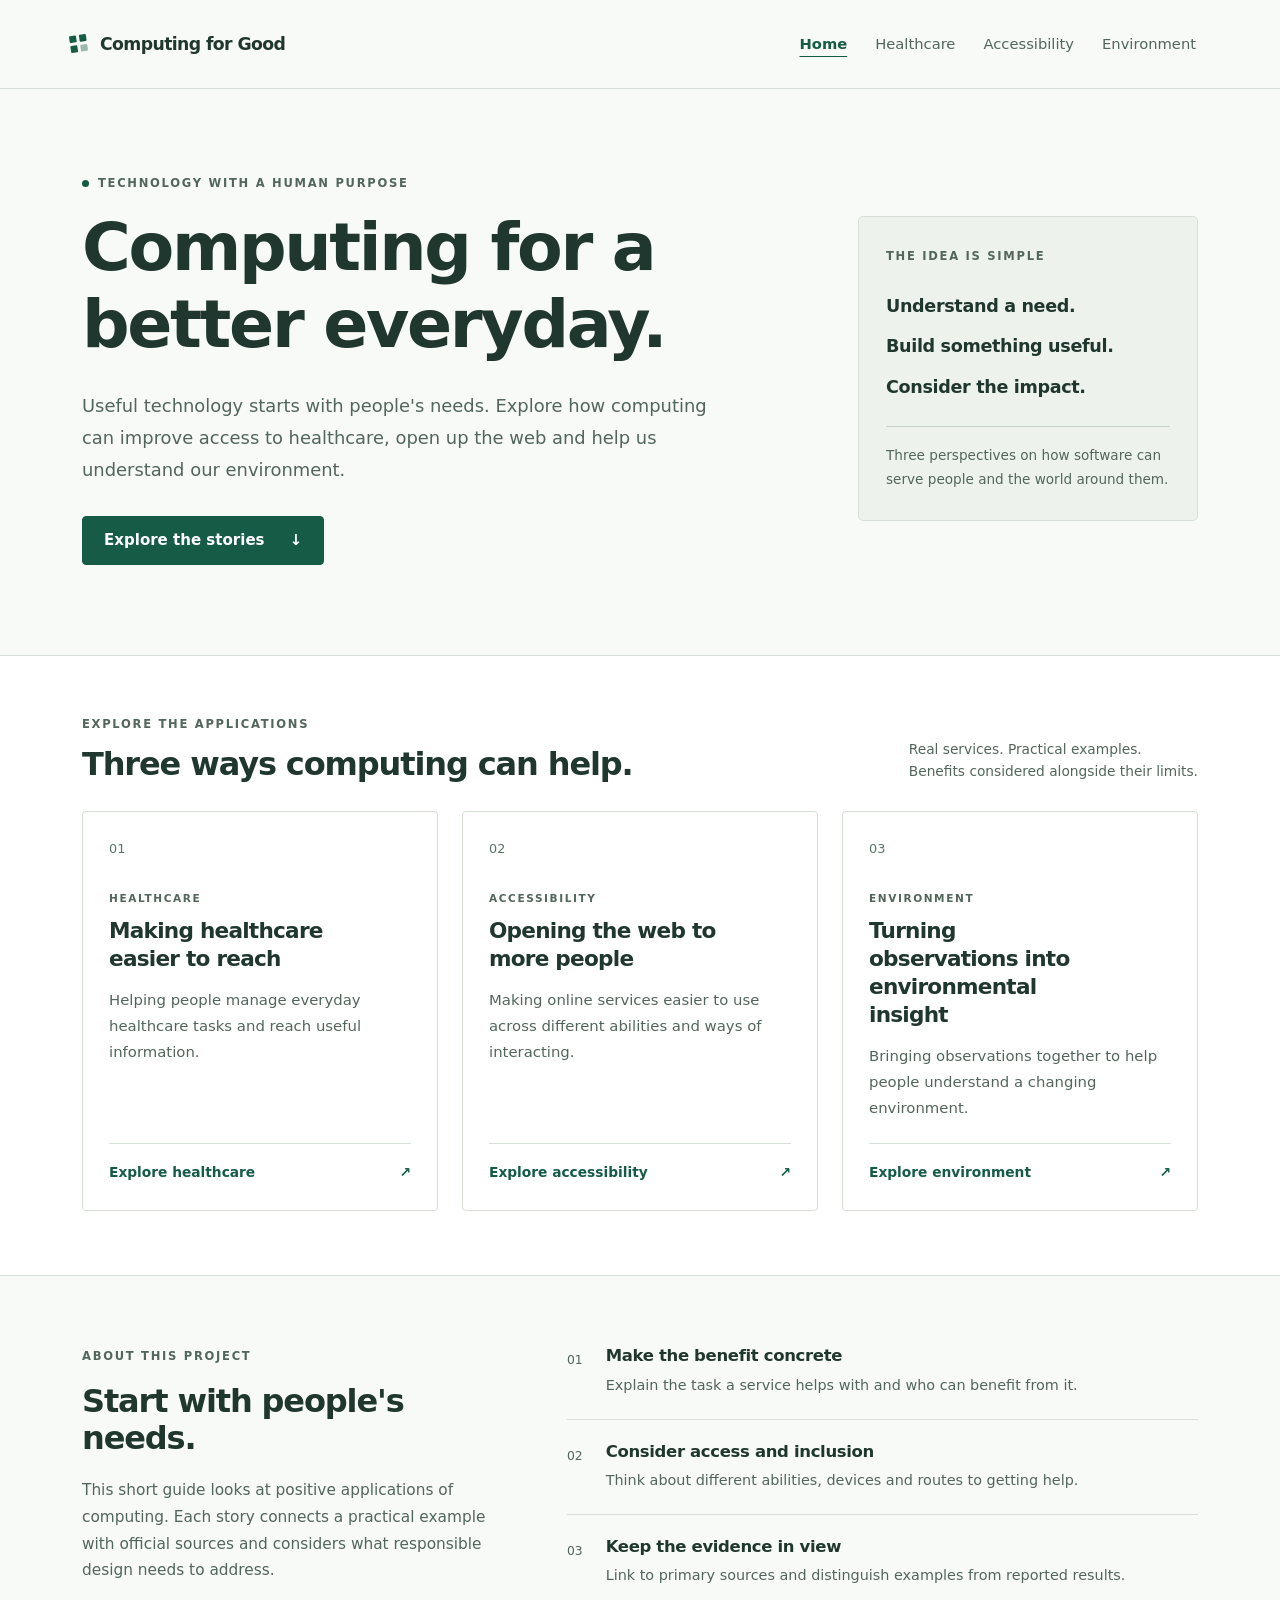
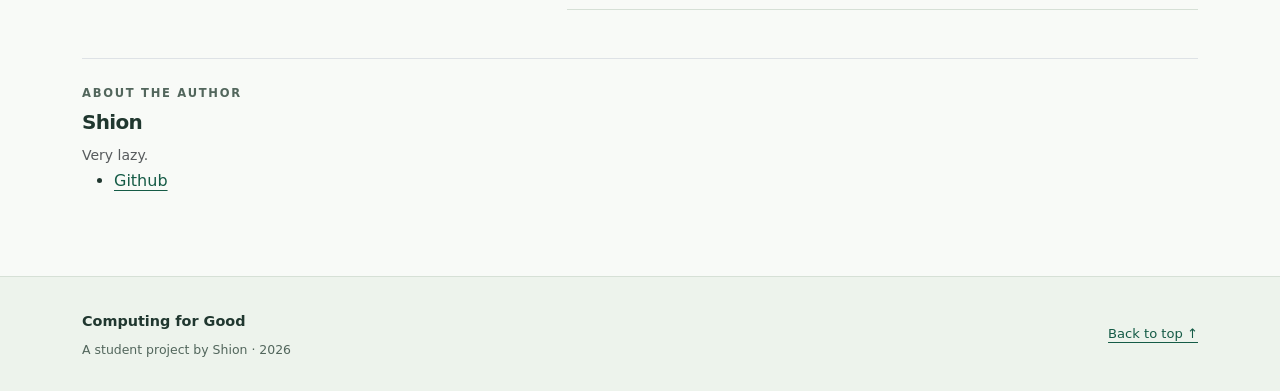
<file: index.html>
<!doctype html>
<html lang="en"><head><meta charset="utf-8"><meta name="viewport" content="width=device-width, initial-scale=1">
<meta name="author" content="Shion">
<meta name="description" content="A student guide to positive applications of computing in healthcare, accessibility and the environment."><meta name="theme-color" content="#155b46">
<title>Home | Computing for Good</title><link rel="icon" href="assets/favicon.svg" type="image/svg+xml">
<link rel="stylesheet" href="assets/vendor/bootstrap/bootstrap.min.css"><link rel="stylesheet" href="assets/site.css?v=8ec1e24b">
<noscript><style>.navbar-collapse{display:block!important}.navbar-toggler{display:none}</style></noscript></head>
<body id="top"><a class="skip-link" href="#main-content">Skip to content</a>
<header class="site-header"><nav class="navbar navbar-expand-md container" aria-label="Main navigation">
<a class="navbar-brand" href="index.html"><span class="brand-mark" aria-hidden="true"><i></i><i></i><i></i><i></i></span>Computing for Good<span class="visually-hidden"> — home</span></a>
<button class="navbar-toggler" type="button" data-bs-toggle="collapse" data-bs-target="#main-navigation" aria-controls="main-navigation" aria-expanded="false" aria-label="Toggle navigation"><span class="navbar-toggler-icon"></span></button>
<div class="collapse navbar-collapse" id="main-navigation"><ul class="navbar-nav ms-auto"><li class="nav-item"><a class="nav-link active" href="index.html" aria-current="page">Home</a></li><li class="nav-item"><a class="nav-link" href="health.html">Healthcare</a></li><li class="nav-item"><a class="nav-link" href="accessibility.html">Accessibility</a></li><li class="nav-item"><a class="nav-link" href="environment.html">Environment</a></li></ul></div>
</nav></header><main id="main-content" tabindex="-1"><section class="home-hero container"><div class="row g-5 align-items-center"><div class="col-lg-8"><p class="eyebrow hero-kicker"><span class="status-dot" aria-hidden="true"></span>Technology with a human purpose</p><h1>Computing for a<br class="d-none d-lg-inline"> better everyday.</h1><p class="hero-lead">Useful technology starts with people's needs. Explore how computing can improve access to healthcare, open up the web and help us understand our environment.</p><a class="btn btn-primary" href="#stories">Explore the stories <span aria-hidden="true">↓</span></a></div><div class="col-lg-4"><aside class="hero-note" aria-label="The idea behind the project"><p class="eyebrow">The idea is simple</p><p class="note-step">Understand a need.</p><p class="note-step">Build something useful.</p><p class="note-step">Consider the impact.</p><div class="note-rule"></div><p class="note-small">Three perspectives on how software can serve people and the world around them.</p></aside></div></div></section>
<section class="stories-section" id="stories"><div class="container"><div class="section-heading"><div><p class="eyebrow">Explore the applications</p><h2>Three ways computing can help.</h2></div><p>Real services. Practical examples.<br>Benefits considered alongside their limits.</p></div><div class="row g-4"><div class="col-md-4"><article class="story-card"><span class="story-number">01</span><p class="eyebrow">Healthcare</p><h3><a href="health.html">Making healthcare easier to reach</a></h3><p>Helping people manage everyday healthcare tasks and reach useful information.</p><a class="story-link" href="health.html">Explore healthcare <span aria-hidden="true">↗</span></a></article></div><div class="col-md-4"><article class="story-card"><span class="story-number">02</span><p class="eyebrow">Accessibility</p><h3><a href="accessibility.html">Opening the web to more people</a></h3><p>Making online services easier to use across different abilities and ways of interacting.</p><a class="story-link" href="accessibility.html">Explore accessibility <span aria-hidden="true">↗</span></a></article></div><div class="col-md-4"><article class="story-card"><span class="story-number">03</span><p class="eyebrow">Environment</p><h3><a href="environment.html">Turning observations into environmental insight</a></h3><p>Bringing observations together to help people understand a changing environment.</p><a class="story-link" href="environment.html">Explore environment <span aria-hidden="true">↗</span></a></article></div></div></div></section>
<section class="about-section container" id="about"><div class="row g-5"><div class="col-lg-5"><p class="eyebrow">About this project</p><h2>Start with people's needs.</h2><p>This short guide looks at positive applications of computing. Each story connects a practical example with official sources and considers what responsible design needs to address.</p></div><div class="col-lg-7"><ol class="principles"><li><span class="principle-number">01</span><div><h3>Make the benefit concrete</h3><p>Explain the task a service helps with and who can benefit from it.</p></div></li><li><span class="principle-number">02</span><div><h3>Consider access and inclusion</h3><p>Think about different abilities, devices and routes to getting help.</p></div></li><li><span class="principle-number">03</span><div><h3>Keep the evidence in view</h3><p>Link to primary sources and distinguish examples from reported results.</p></div></li></ol></div></div>
<section class="border-top mt-5 pt-4" aria-labelledby="author-heading"><p class="eyebrow mb-2">About the author</p><h2 id="author-heading" class="fs-5 mb-2">Shion</h2><p class="small text-body-secondary mb-0">Very lazy.</p><ul><li><a href = "https://github.com/shion0528">Github</a></li></ul></section>
</section></main><footer class="site-footer"><div class="container footer-inner"><div><a class="footer-brand" href="index.html">Computing for Good</a><p>A student project by Shion · 2026</p></div><a href="#top">Back to top <span aria-hidden="true">↑</span></a></div></footer>
<script src="assets/vendor/bootstrap/bootstrap.bundle.min.js"></script></body></html>

<!-- 
    TOFIX: 
        HTML indenting is absent and makes it quite difficult to review haha
        child pages (accessibility.html, environment.html, health.html) should probably be placed into a subfolder just to organise the project structure a bit better, but not a big issue
        
    However, the index itself is pretty well organised and well made, and the styling is
    simplistic and easy to follow.
    "Computing For Good" title is also a decent title as well!
-->
</file>
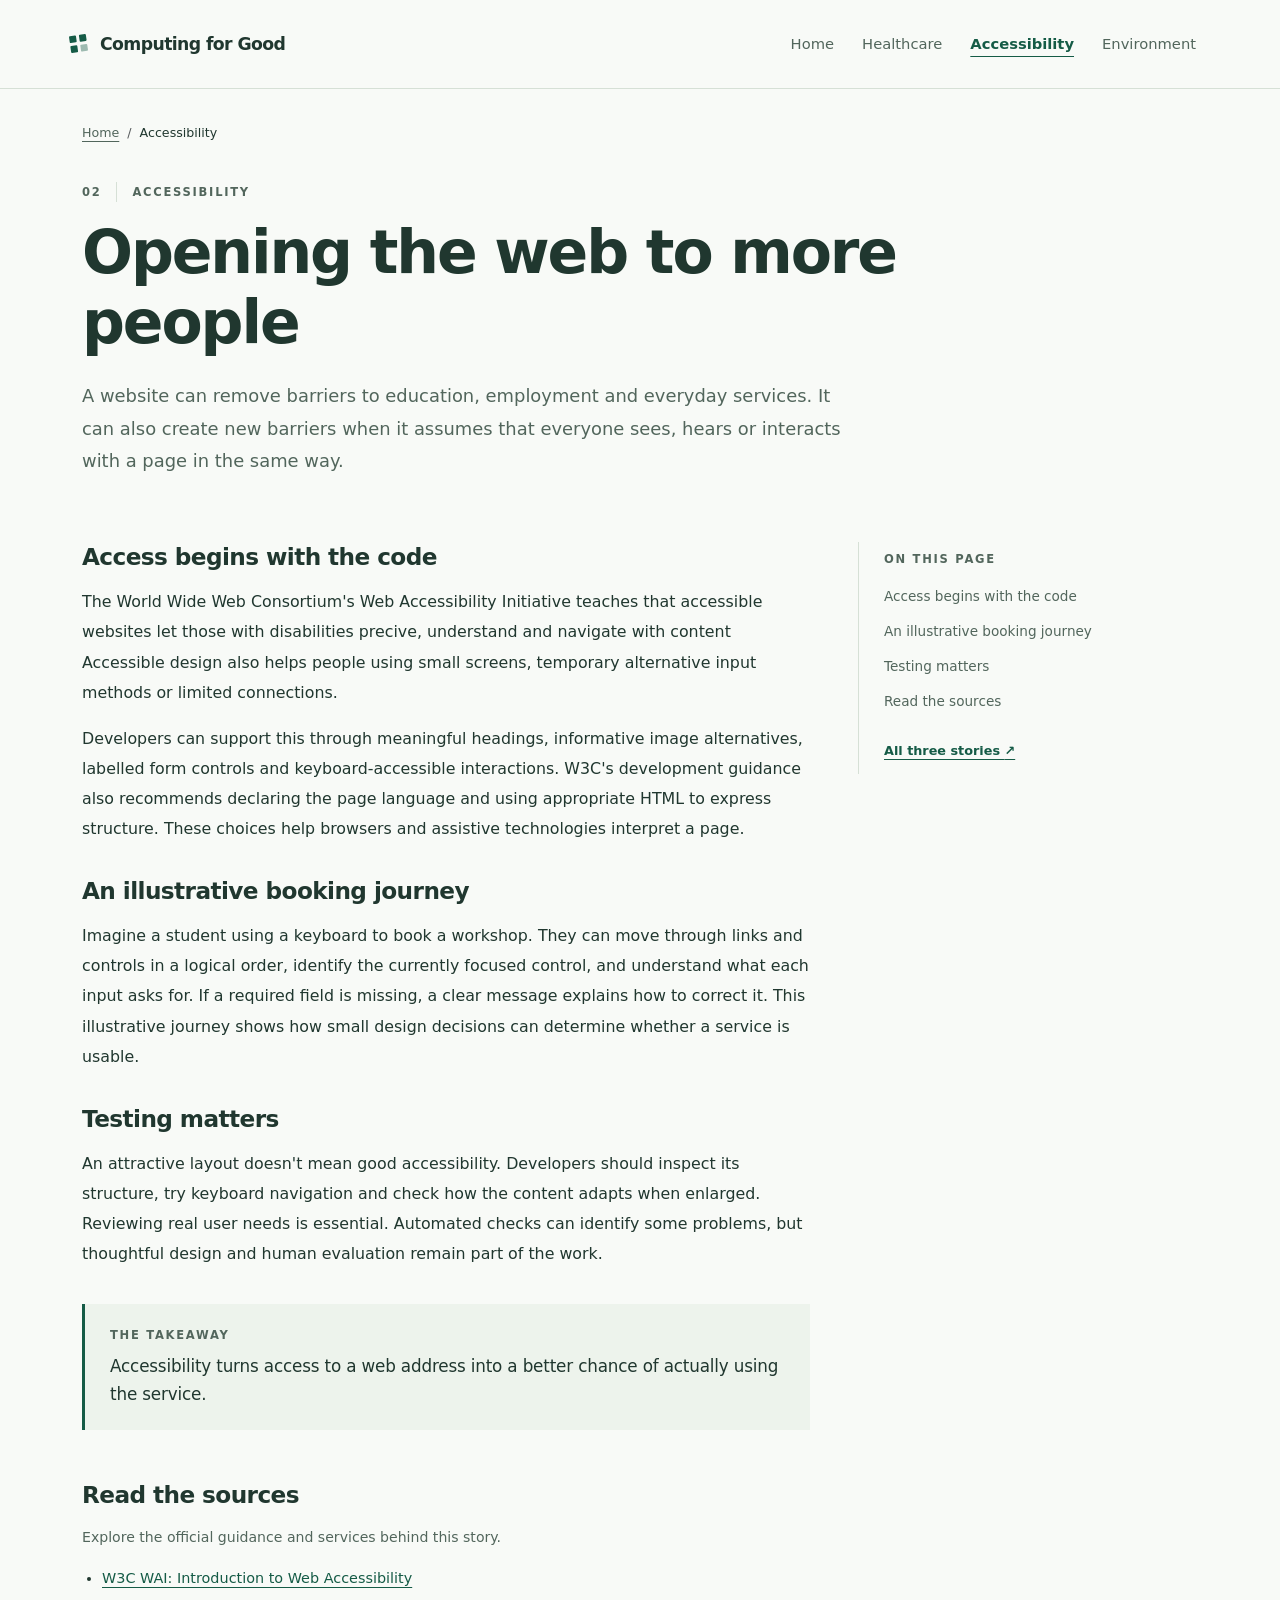
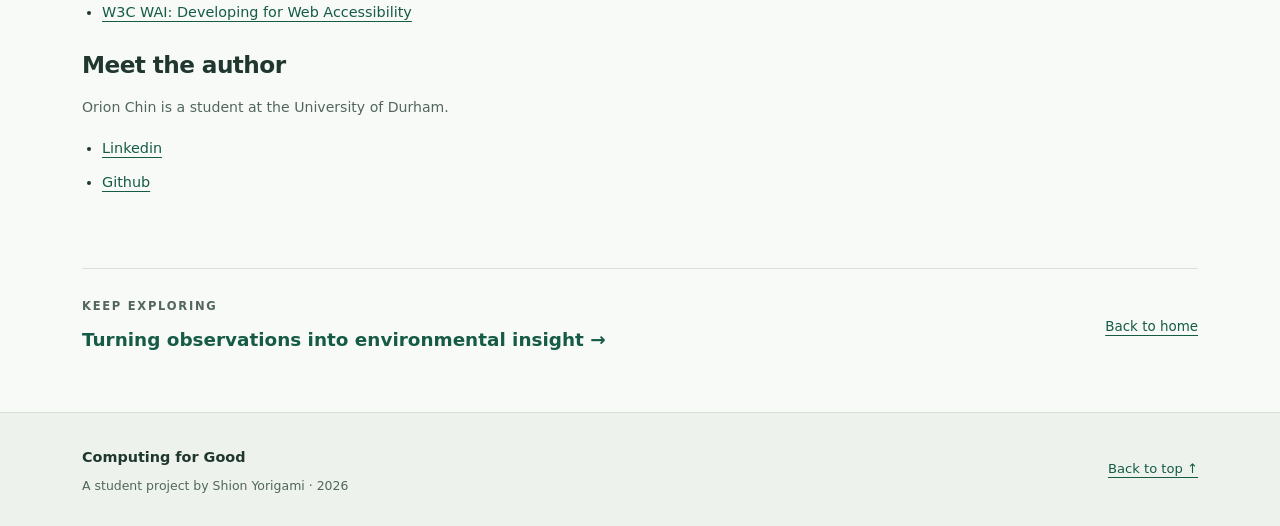
<file: accessibility.html>
<!doctype html>
<html lang="en">

<!-- same comments as in environment.html mostly-->

<head>
    <meta charset="utf-8">
    <meta name="viewport" content="width=device-width, initial-scale=1">
    <meta name="description"
        content="A website can remove barriers to education, employment and everyday services. It can also create new barriers when it assumes that everyone sees, hears or interacts with a page in the same way.">
    <meta name="theme-color" content="#155b46">
    <title>Accessibility | Computing for Good</title>
    <link rel="icon" href="assets/favicon.svg" type="image/svg+xml">
    <link rel="stylesheet" href="assets/vendor/bootstrap/bootstrap.min.css"> 
    <link rel="stylesheet" href="assets/site.css?v=8ec1e24b">
    <noscript>
        <style>
            .navbar-collapse {
                display: block !important
            }

            .navbar-toggler {
                display: none
            }
        </style>
    </noscript>
</head>

<body id="top"><a class="skip-link" href="#main-content">Skip to content</a>
    <header class="site-header">
        <nav class="navbar navbar-expand-md container" aria-label="Main navigation">
            <a class="navbar-brand" href="index.html"><span class="brand-mark"
                    aria-hidden="true"><i></i><i></i><i></i><i></i></span>Computing for Good<span
                    class="visually-hidden"> — home</span></a>
            <button class="navbar-toggler" type="button" data-bs-toggle="collapse" data-bs-target="#main-navigation"
                aria-controls="main-navigation" aria-expanded="false" aria-label="Toggle navigation"><span
                    class="navbar-toggler-icon"></span></button>
            <div class="collapse navbar-collapse" id="main-navigation">
                <ul class="navbar-nav ms-auto">
                    <li class="nav-item"><a class="nav-link" href="index.html">Home</a></li>
                    <li class="nav-item"><a class="nav-link" href="health.html">Healthcare</a></li>
                    <li class="nav-item"><a class="nav-link active" href="accessibility.html"
                            aria-current="page">Accessibility</a></li>
                    <li class="nav-item"><a class="nav-link" href="environment.html">Environment</a></li>
                </ul>
            </div>
        </nav>
    </header>
    <main id="main-content" tabindex="-1">
        <div class="container article-wrap">
            <nav aria-label="Breadcrumb">
                <ol class="breadcrumb">
                    <li class="breadcrumb-item"><a href="index.html">Home</a></li>
                    <li class="breadcrumb-item active" aria-current="page">Accessibility</li>
                </ol>
            </nav>
            <header class="article-header">
                <p class="eyebrow"><span class="article-number">02</span>Accessibility</p>
                <h1>Opening the web to more people</h1>
                <p class="article-lead">A website can remove barriers to education, employment and everyday services. It
                    can also create new barriers when it assumes that everyone sees, hears or interacts with a page in
                    the same way.</p>
                
            </header>
            <div class="row g-5">
                <div class="col-lg-8 article-body">
                    <section id="section-1" class="article-section">
                        <h2>Access begins with the code</h2>
                        <p>The World Wide Web Consortium&#x27;s Web Accessibility Initiative teaches that accessible
                             websites let those with disabilities precive, understand and navigate with content
                            Accessible design also helps people using small screens, temporary alternative
                            input methods or limited connections.</p>
                        <p>Developers can support this through meaningful headings, informative image alternatives,
                            labelled form controls and keyboard-accessible interactions. W3C&#x27;s development guidance
                            also recommends declaring the page language and using appropriate HTML to express structure.
                            These choices help browsers and assistive technologies interpret a page.</p>
                    </section>
                    <section id="section-2" class="article-section">
                        <h2>An illustrative booking journey</h2>
                        <p>Imagine a student using a keyboard to book a workshop. They can move through links and
                            controls in a logical order, identify the currently focused control, and understand what
                            each input asks for. If a required field is missing, a clear message explains how to correct
                            it. This illustrative journey shows how small design decisions can determine whether a
                            service is usable.</p>
                    </section>
                    <section id="section-3" class="article-section">
                        <h2>Testing matters</h2>
                        <p>An attractive layout doesn't mean good accessibility. Developers should inspect
                            its structure, try keyboard navigation and check how the content adapts when enlarged.
                            Reviewing real user needs is essential. Automated checks can identify some problems, but
                            thoughtful design and human evaluation remain part of the work.</p>
                    </section>
                    <aside class="takeaway">
                        <p class="eyebrow">The takeaway</p>
                        <p>Accessibility turns access to a web address into a better chance of actually using the
                            service.</p>
                    </aside>
                    <section id="sources" class="sources">
                        <h2>Read the sources</h2>
                        <p>Explore the official guidance and services behind this story.</p>
                        <ul>
                            <li><a href="https://www.w3.org/WAI/fundamentals/accessibility-intro/">W3C WAI: Introduction
                                    to Web Accessibility</a></li>
                            <li><a href="https://www.w3.org/WAI/tips/developing/">W3C WAI: Developing for Web
                                    Accessibility</a></li>
                        </ul>
                        <h2>Meet the author</h2>
                        <p>Orion Chin is a student at the University of Durham.</p>
                        <ul>
                            <li><a href="https://www.linkedin.com/in/orion-chin-76b7892b7//"> Linkedin</a></li>
                            <li><a href="https://github.com/orion9popo"> Github</a></li>
                        </ul>
                    </section>
                </div>
                <aside class="col-lg-4">
                    <nav class="article-toc" aria-label="On this page">
                        <p class="eyebrow">On this page</p>
                        <ol>
                            <li><a href="#section-1">Access begins with the code</a></li>
                            <li><a href="#section-2">An illustrative booking journey</a></li>
                            <li><a href="#section-3">Testing matters</a></li>
                            <li><a href="#sources">Read the sources</a></li>
                        </ol><a class="toc-home" href="index.html#stories">All three stories <span
                                aria-hidden="true">↗</span></a>
                    </nav>
                </aside>
            </div>
            <nav class="next-story" aria-label="Next story">
                <div>
                    <p class="eyebrow">Keep exploring</p><a href="environment.html">Turning observations into
                        environmental insight <span aria-hidden="true">→</span></a>
                </div><a class="back-home" href="index.html">Back to home</a>
            </nav>
        </div>
    </main>
    <footer class="site-footer">
        <div class="container footer-inner">
            <div><a class="footer-brand" href="index.html">Computing for Good</a>
                <p>A student project by Shion Yorigami · 2026</p>
            </div><a href="#top">Back to top <span aria-hidden="true">↑</span></a>
        </div>
    </footer>
    <script src="assets/vendor/bootstrap/bootstrap.bundle.min.js"></script>
</body>

</html>
</file>
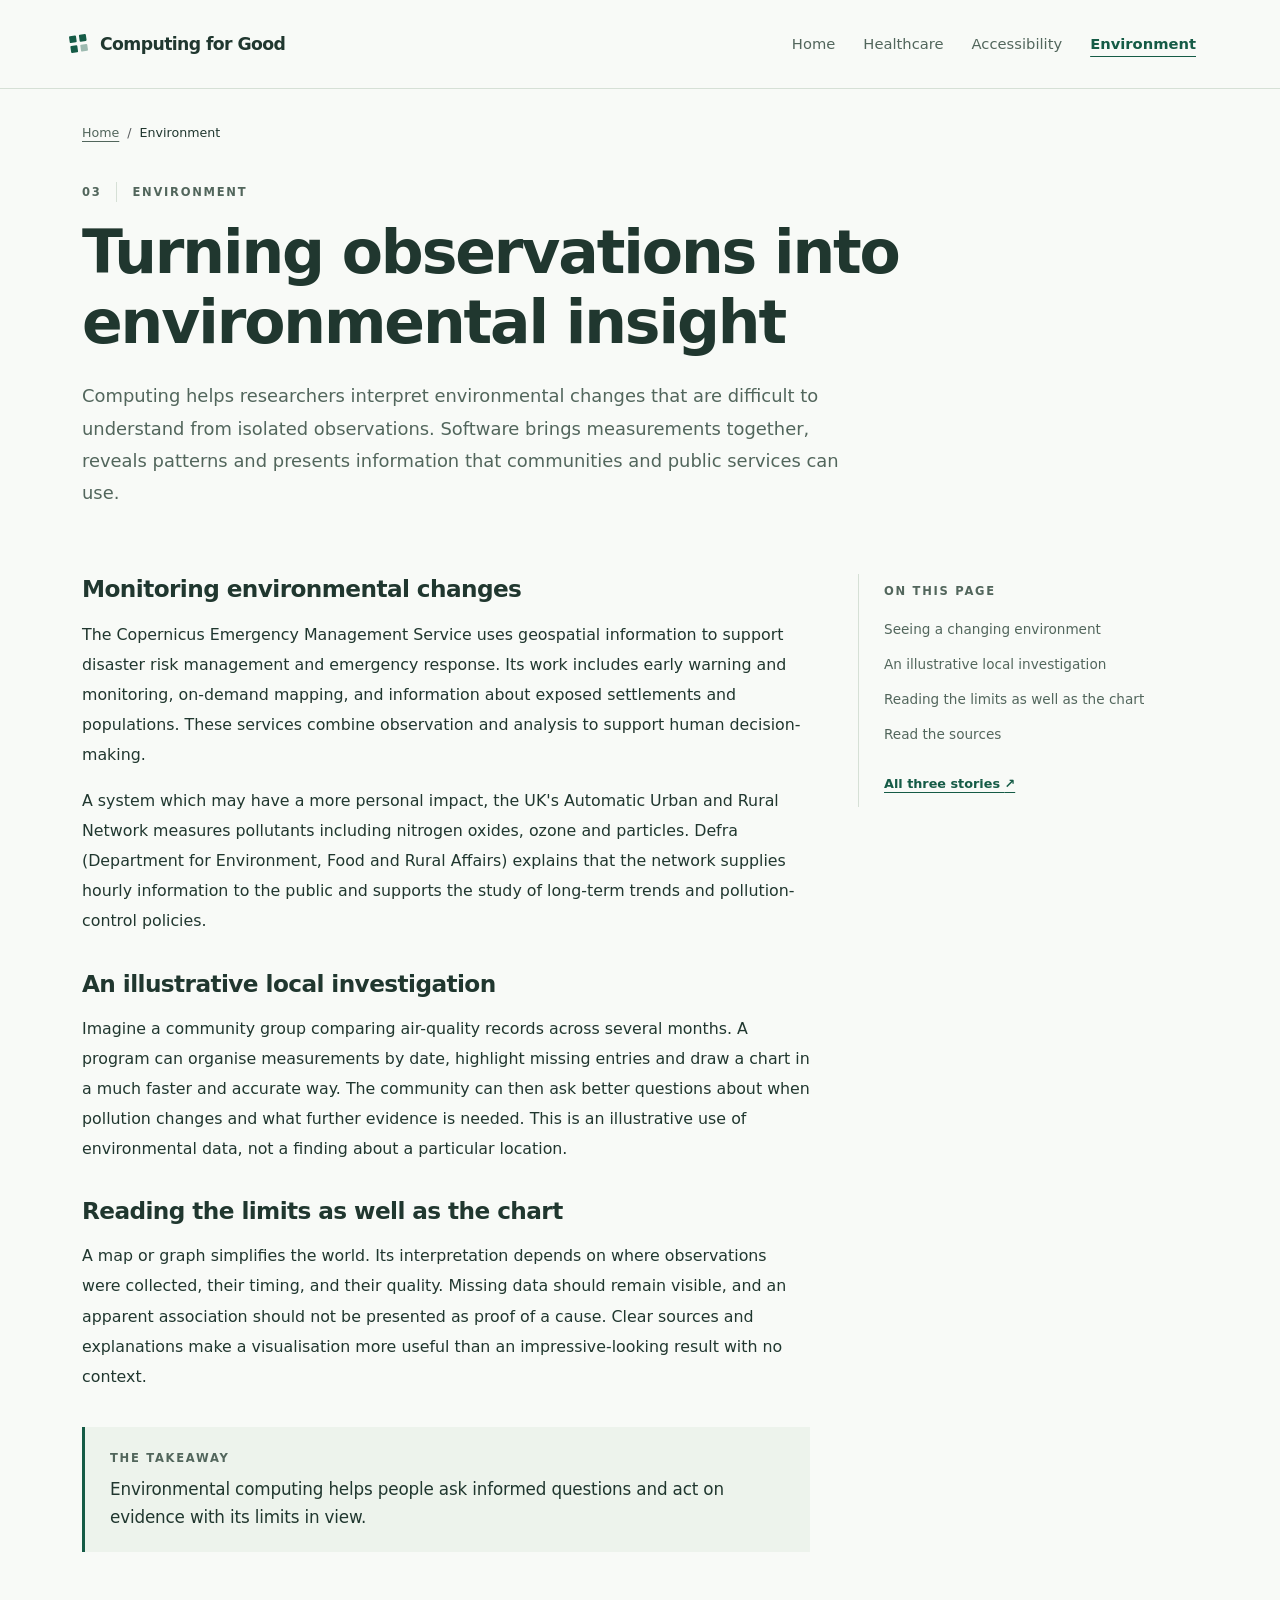
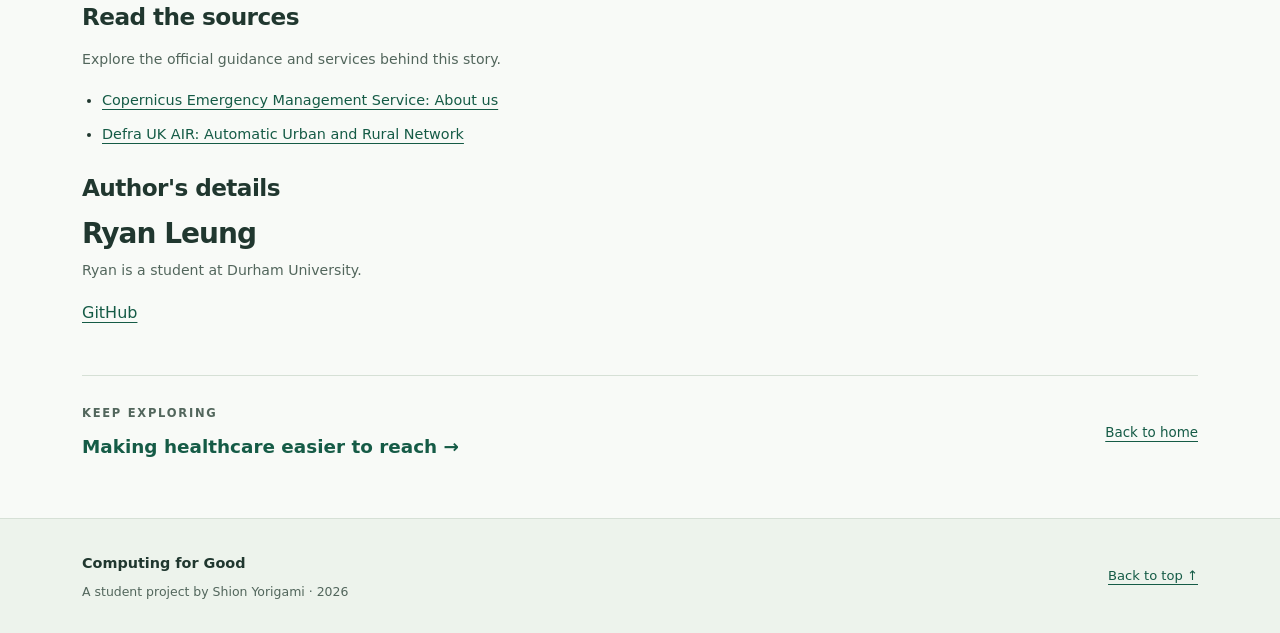
<file: environment.html>
<!doctype html>
<html lang="en">

<!-- actual html indentation it's incredible-->

<head>
    <meta charset="utf-8">
    <meta name="viewport" content="width=device-width, initial-scale=1">
    <meta name="description"
        content="Computing helps researchers interpret environmental changes that are difficult to understand from isolated observations. Software brings measurements together, reveals patterns and presents information that communities and public services can use.">
    <meta name="theme-color" content="#155b46">
    <title>Environment | Computing for Good</title>
    <link rel="icon" href="assets/favicon.svg" type="image/svg+xml">
    <link rel="stylesheet" href="assets/vendor/bootstrap/bootstrap.min.css">
    <link rel="stylesheet" href="assets/site.css?v=8ec1e24b">
    <noscript>
        <style>
            .navbar-collapse {
                display: block !important
            }

            .navbar-toggler {
                display: none
            }
        </style>
    </noscript>
</head>

<body id="top"><a class="skip-link" href="#main-content">Skip to content</a> <!-- anchor should be indented under <body>-->
    <header class="site-header">
        <nav class="navbar navbar-expand-md container" aria-label="Main navigation">
            <a class="navbar-brand" href="index.html"><span class="brand-mark"
                    aria-hidden="true"><i></i><i></i><i></i><i></i></span>Computing for Good<span
                    class="visually-hidden"> — home</span></a> <!-- is there a way to do this without using 4 empty <i> tags? -->
            <button class="navbar-toggler" type="button" data-bs-toggle="collapse" data-bs-target="#main-navigation"
                aria-controls="main-navigation" aria-expanded="false" aria-label="Toggle navigation"><span
                    class="navbar-toggler-icon"></span></button>
            <div class="collapse navbar-collapse" id="main-navigation">
                <ul class="navbar-nav ms-auto">
                    <li class="nav-item"><a class="nav-link" href="index.html">Home</a></li>
                    <li class="nav-item"><a class="nav-link" href="health.html">Healthcare</a></li>
                    <li class="nav-item"><a class="nav-link" href="accessibility.html">Accessibility</a></li>
                    <li class="nav-item"><a class="nav-link active" href="environment.html"
                            aria-current="page">Environment</a></li> <!-- misindent here?-->
                </ul>
            </div>
        </nav>
    </header>
    <main id="main-content" tabindex="-1">
        <div class="container article-wrap">
            <nav aria-label="Breadcrumb">
                <ol class="breadcrumb">
                    <li class="breadcrumb-item"><a href="index.html">Home</a></li> <!-- use of breadcrumb items here is good for accessibility -->
                    <li class="breadcrumb-item active" aria-current="page">Environment</li>
                </ol>
            </nav>
            <header class="article-header">
                <p class="eyebrow"><span class="article-number">03</span>Environment</p>
                <h1>Turning observations into environmental insight</h1>
                <p class="article-lead">Computing helps researchers interpret environmental changes that are difficult to
                    understand from isolated observations. Software brings measurements together, reveals patterns and
                    presents information that communities and public services can use.</p>
                
            </header>
            <div class="row g-5">
                <div class="col-lg-8 article-body">
                    <section id="section-1" class="article-section">
                        <h2>Monitoring environmental changes</h2>
                        <p>The Copernicus Emergency Management Service uses geospatial information to support disaster
                            risk management and emergency response. Its work includes early warning and monitoring,
                            on-demand mapping, and information about exposed settlements and populations. These services
                            combine observation and analysis to support human decision-making.</p>
                        <p>A system which may have a more personal impact, the UK&#x27;s Automatic Urban and Rural Network measures pollutants
                            including nitrogen oxides, ozone and particles. Defra (Department for Environment, Food and Rural Affairs)
                            explains that the network supplies hourly information to the public and supports the study of long-term trends and
                            pollution-control policies.</p>
                    </section>
                    <section id="section-2" class="article-section">
                        <h2>An illustrative local investigation</h2>
                        <p>Imagine a community group comparing air-quality records across several months. A program can
                            organise measurements by date, highlight missing entries and draw a chart in a much faster and accurate way. The community can
                            then ask better questions about when pollution changes and what further evidence is needed.
                            This is an illustrative use of environmental data, not a finding about a particular
                            location.</p>
                    </section>
                    <section id="section-3" class="article-section">
                        <h2>Reading the limits as well as the chart</h2>
                        <p>A map or graph simplifies the world. Its interpretation depends on where observations were
                            collected, their timing, and their quality. Missing data should remain visible, and an
                            apparent association should not be presented as proof of a cause. Clear sources and
                            explanations make a visualisation more useful than an impressive-looking result with no
                            context.</p>
                    </section>
                    <aside class="takeaway">
                        <p class="eyebrow">The takeaway</p>
                        <p>Environmental computing helps people ask informed questions and act on evidence with its
                            limits in view.</p>
                    </aside>
                    <section id="sources" class="sources"> <!--use of classes here is good for maintenance-->
                        <h2>Read the sources</h2>
                        <p>Explore the official guidance and services behind this story.</p>
                        <ul>
                            <li><a href="https://emergency.copernicus.eu/about/">Copernicus Emergency Management
                                    Service: About us</a></li>
                            <li><a href="https://uk-air.defra.gov.uk/networks/network-info?view=aurn">Defra UK AIR:
                                    Automatic Urban and Rural Network</a></li>
                        </ul>
                        <h2>Author's details</h2>
                        <h3>Ryan Leung</h3>
                        <p>Ryan is a student at Durham University.</p>
                        <a href="https://github.com/rldu">GitHub</a>
                    </section>
                </div>
                <aside class="col-lg-4">
                    <nav class="article-toc" aria-label="On this page">
                        <p class="eyebrow">On this page</p>
                        <ol>
                            <li><a href="#section-1">Seeing a changing environment</a></li>
                            <li><a href="#section-2">An illustrative local investigation</a></li>
                            <li><a href="#section-3">Reading the limits as well as the chart</a></li>
                            <li><a href="#sources">Read the sources</a></li>
                        </ol><a class="toc-home" href="index.html#stories">All three stories <span
                                aria-hidden="true">↗</span></a>
                    </nav>
                </aside>
            </div>
            <nav class="next-story" aria-label="Next story">
                <div>
                    <p class="eyebrow">Keep exploring</p><a href="health.html">Making healthcare easier to reach <span
                            aria-hidden="true">→</span></a>
                </div><a class="back-home" href="index.html">Back to home</a>
            </nav>
        </div>
    </main>
    <footer class="site-footer">
        <div class="container footer-inner">
            <div><a class="footer-brand" href="index.html">Computing for Good</a>
                <p>A student project by Shion Yorigami · 2026</p>
            </div><a href="#top">Back to top <span aria-hidden="true">↑</span></a>
        </div>
    </footer>
    <script src="assets/vendor/bootstrap/bootstrap.bundle.min.js"></script> <!--js at bottom, good!-->
</body>

</html>
</file>
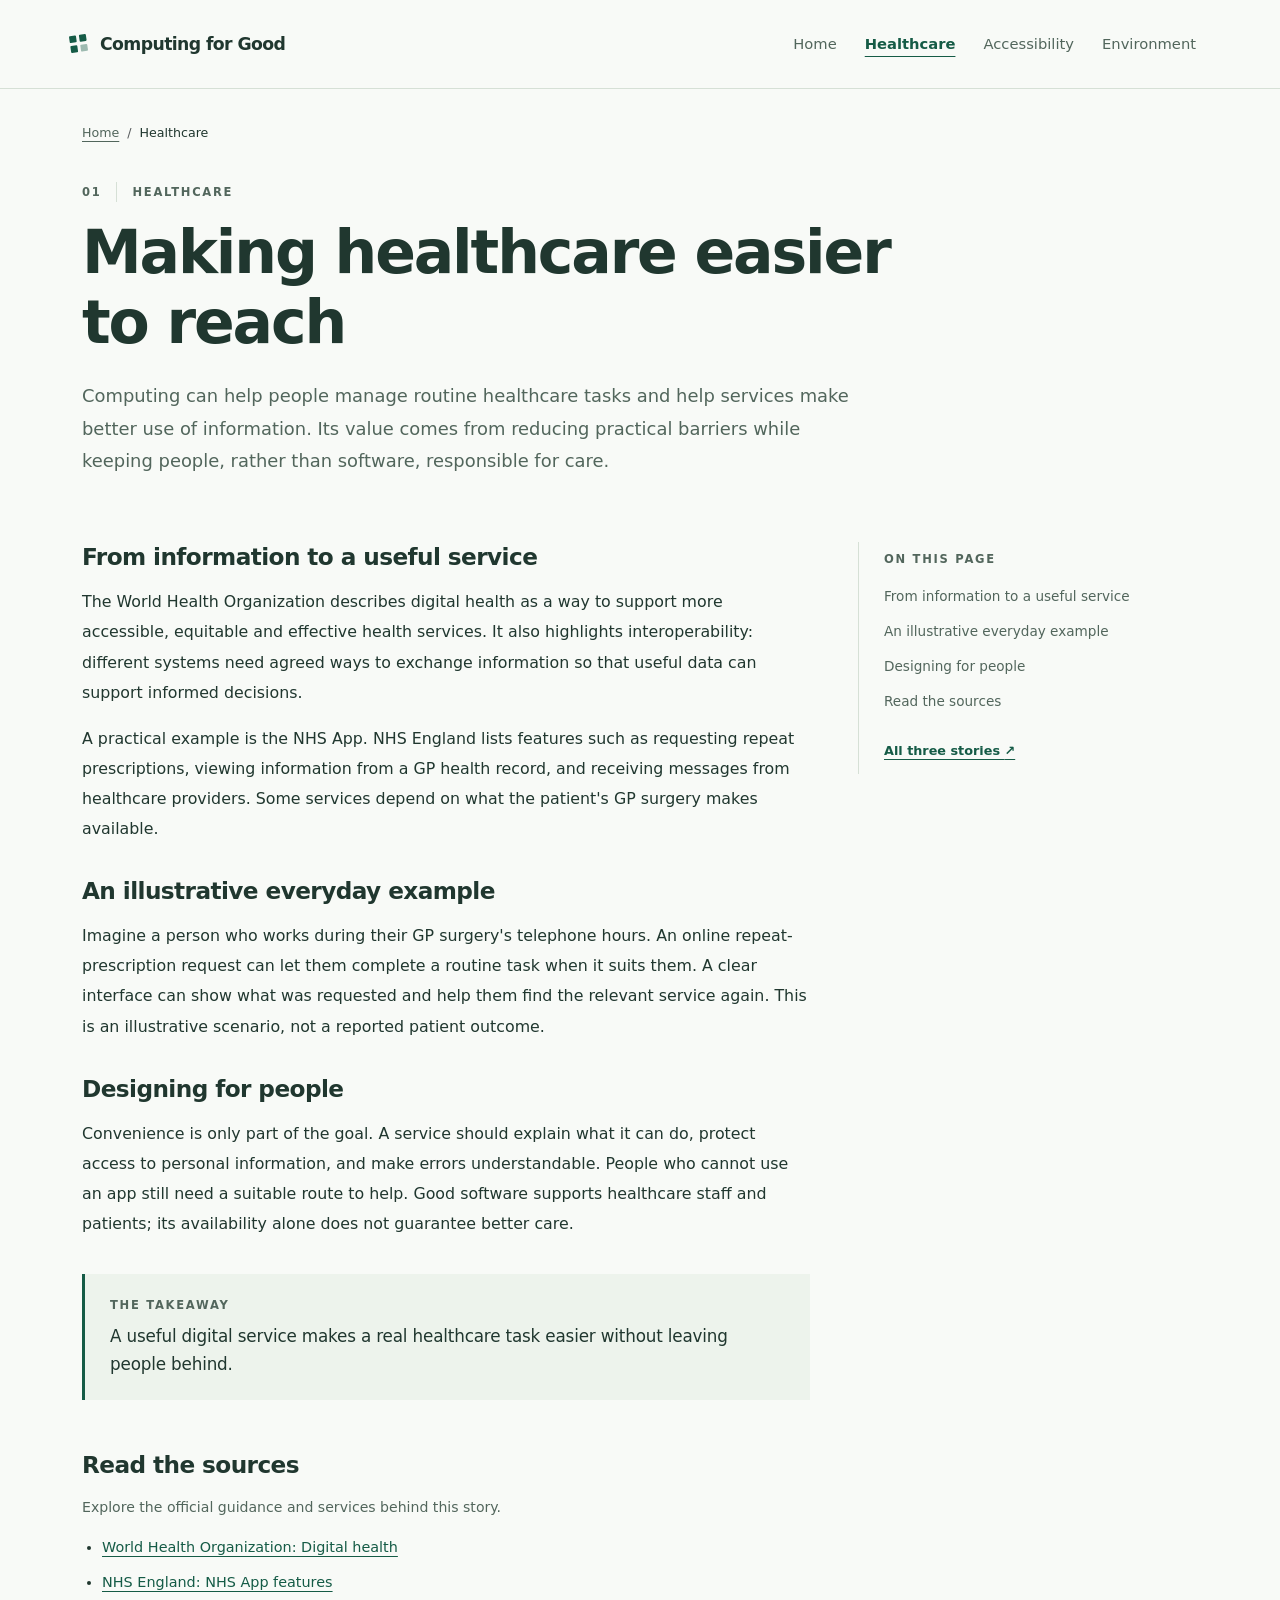
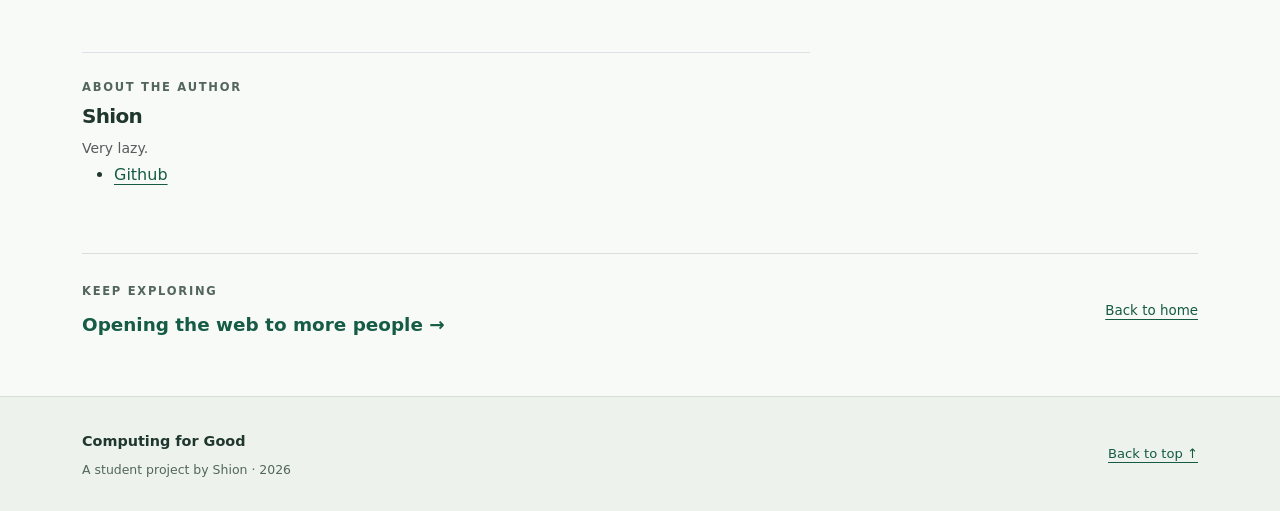
<file: health.html>
<!doctype html>
<html lang="en"><head><meta charset="utf-8"><meta name="viewport" content="width=device-width, initial-scale=1">
<meta name="author" content="Shion">
<meta name="description" content="Computing can help people manage routine healthcare tasks and help services make better use of information. Its value comes from reducing practical barriers while keeping people, rather than software, responsible for care."><meta name="theme-color" content="#155b46">
<title>Healthcare | Computing for Good</title><link rel="icon" href="assets/favicon.svg" type="image/svg+xml">
<link rel="stylesheet" href="assets/vendor/bootstrap/bootstrap.min.css"><link rel="stylesheet" href="assets/site.css?v=8ec1e24b">
<noscript><style>.navbar-collapse{display:block!important}.navbar-toggler{display:none}</style></noscript></head>
<body id="top"><a class="skip-link" href="#main-content">Skip to content</a>
<header class="site-header"><nav class="navbar navbar-expand-md container" aria-label="Main navigation">
<a class="navbar-brand" href="index.html"><span class="brand-mark" aria-hidden="true"><i></i><i></i><i></i><i></i></span>Computing for Good<span class="visually-hidden"> — home</span></a>
<button class="navbar-toggler" type="button" data-bs-toggle="collapse" data-bs-target="#main-navigation" aria-controls="main-navigation" aria-expanded="false" aria-label="Toggle navigation"><span class="navbar-toggler-icon"></span></button>
<div class="collapse navbar-collapse" id="main-navigation"><ul class="navbar-nav ms-auto"><li class="nav-item"><a class="nav-link" href="index.html">Home</a></li><li class="nav-item"><a class="nav-link active" href="health.html" aria-current="page">Healthcare</a></li><li class="nav-item"><a class="nav-link" href="accessibility.html">Accessibility</a></li><li class="nav-item"><a class="nav-link" href="environment.html">Environment</a></li></ul></div>
</nav></header><main id="main-content" tabindex="-1"><div class="container article-wrap"><nav aria-label="Breadcrumb"><ol class="breadcrumb"><li class="breadcrumb-item"><a href="index.html">Home</a></li><li class="breadcrumb-item active" aria-current="page">Healthcare</li></ol></nav>
<header class="article-header"><p class="eyebrow"><span class="article-number">01</span>Healthcare</p><h1>Making healthcare easier to reach</h1><p class="article-lead">Computing can help people manage routine healthcare tasks and help services make better use of information. Its value comes from reducing practical barriers while keeping people, rather than software, responsible for care.</p></header>
<div class="row g-5"><div class="col-lg-8 article-body"><section id="section-1" class="article-section"><h2>From information to a useful service</h2><p>The World Health Organization describes digital health as a way to support more accessible, equitable and effective health services. It also highlights interoperability: different systems need agreed ways to exchange information so that useful data can support informed decisions.</p><p>A practical example is the NHS App. NHS England lists features such as requesting repeat prescriptions, viewing information from a GP health record, and receiving messages from healthcare providers. Some services depend on what the patient&#x27;s GP surgery makes available.</p></section><section id="section-2" class="article-section"><h2>An illustrative everyday example</h2><p>Imagine a person who works during their GP surgery&#x27;s telephone hours. An online repeat-prescription request can let them complete a routine task when it suits them. A clear interface can show what was requested and help them find the relevant service again. This is an illustrative scenario, not a reported patient outcome.</p></section><section id="section-3" class="article-section"><h2>Designing for people</h2><p>Convenience is only part of the goal. A service should explain what it can do, protect access to personal information, and make errors understandable. People who cannot use an app still need a suitable route to help. Good software supports healthcare staff and patients; its availability alone does not guarantee better care.</p></section><aside class="takeaway"><p class="eyebrow">The takeaway</p><p>A useful digital service makes a real healthcare task easier without leaving people behind.</p></aside><section id="sources" class="sources"><h2>Read the sources</h2><p>Explore the official guidance and services behind this story.</p><ul><li><a href="https://www.who.int/health-topics/digital-health">World Health Organization: Digital health</a></li><li><a href="https://digital.nhs.uk/services/nhs-app/nhs-app-features">NHS England: NHS App features</a></li></ul></section>
<section class="border-top mt-5 pt-4" aria-labelledby="author-heading"><p class="eyebrow mb-2">About the author</p><h2 id="author-heading" class="fs-5 mb-2">Shion</h2><p class="small text-body-secondary mb-0">Very lazy.</p><ul><li><a href = "https://github.com/shion0528">Github</a></li></ul></section>
</div><aside class="col-lg-4"><nav class="article-toc" aria-label="On this page"><p class="eyebrow">On this page</p><ol><li><a href="#section-1">From information to a useful service</a></li><li><a href="#section-2">An illustrative everyday example</a></li><li><a href="#section-3">Designing for people</a></li><li><a href="#sources">Read the sources</a></li></ol><a class="toc-home" href="index.html#stories">All three stories <span aria-hidden="true">↗</span></a></nav></aside></div>
<nav class="next-story" aria-label="Next story"><div><p class="eyebrow">Keep exploring</p><a href="accessibility.html">Opening the web to more people <span aria-hidden="true">→</span></a></div><a class="back-home" href="index.html">Back to home</a></nav></div></main><footer class="site-footer"><div class="container footer-inner"><div><a class="footer-brand" href="index.html">Computing for Good</a><p>A student project by Shion · 2026</p></div><a href="#top">Back to top <span aria-hidden="true">↑</span></a></div></footer>
<script src="assets/vendor/bootstrap/bootstrap.bundle.min.js"></script></body></html>

<!--
    TOFIX:
        HTML indenting also absent here, which is a bit grim

    Otherwise styling is consistent with index.html and content is very clear and well structured.

-->
</file>
<file: assets/site.css>
:root{--ink:#20372f;--muted:#52665c;--accent:#155b46;--paper:#f8faf7;--line:#d6e0d6;--soft:#edf3ec;--bs-primary:#155b46;--bs-body-color:var(--ink);--bs-body-font-family:Inter,system-ui,-apple-system,"Segoe UI",sans-serif;--bs-body-line-height:1.75}
html{scroll-behavior:smooth;scroll-padding-top:100px}body{background:var(--paper);font-size:16px}h1,h2,h3{letter-spacing:-.035em;color:var(--ink);font-weight:650;line-height:1.16}a{color:var(--accent);text-underline-offset:4px}a:hover{color:#0b3c2d}a:focus-visible,button:focus-visible{outline:3px solid #a45f14!important;outline-offset:5px;box-shadow:none!important}main:focus{outline:none}.container{max-width:1140px}.skip-link{position:absolute;left:16px;top:-100px;z-index:1100;background:#fff;padding:10px 18px;border:2px solid var(--accent)}.skip-link:focus{top:12px}.site-header{background:rgba(248,250,247,.98);border-bottom:1px solid var(--line)}.navbar{min-height:88px;padding-top:14px;padding-bottom:14px}.navbar-brand{display:flex;align-items:center;gap:10px;font-size:1.08rem;font-weight:700;letter-spacing:-.035em;color:var(--ink)}.brand-mark{display:grid;grid-template-columns:repeat(2,7px);gap:3px;transform:rotate(-8deg);margin-right:3px}.brand-mark i{width:7px;height:7px;background:var(--accent);border-radius:1px}.brand-mark i:last-child{opacity:.4}.nav-link{font-size:.92rem;color:var(--muted);padding:10px 14px!important}.nav-link.active{color:var(--accent)!important;font-weight:650;text-decoration:underline;text-underline-offset:7px}.navbar-toggler{border-color:var(--line);min-width:44px;min-height:44px;font-size:1rem}.eyebrow{font-size:.72rem;letter-spacing:.15em;text-transform:uppercase;font-weight:700;color:var(--muted);margin-bottom:16px}.home-hero{padding-top:84px;padding-bottom:90px}.hero-kicker{display:flex;align-items:center;gap:9px}.status-dot{width:7px;height:7px;background:var(--accent);border-radius:50%;flex-shrink:0}h1{font-size:clamp(2.5rem,5.2vw,4.35rem);margin-bottom:26px}.hero-lead{font-size:1.12rem;line-height:1.8;max-width:650px;color:var(--muted);margin-bottom:30px}.btn-primary{--bs-btn-bg:var(--accent);--bs-btn-border-color:var(--accent);--bs-btn-hover-bg:#0b4332;--bs-btn-hover-border-color:#0b4332;--bs-btn-active-bg:#0b4332;--bs-btn-active-border-color:#0b4332;border-radius:4px;font-size:.94rem;padding:12px 21px;font-weight:600}.btn-primary span{margin-left:20px}.hero-note{border:1px solid var(--line);padding:29px 27px;background:var(--soft);border-radius:5px}.hero-note .eyebrow{margin-bottom:24px}.note-step{font-size:1.1rem;font-weight:600;margin:0 0 10px;letter-spacing:-.02em}.note-rule{border-bottom:1px solid #c4d4c7;margin:23px 0 17px}.note-small{font-size:.85rem;color:var(--muted);margin:0}.stories-section{background:#fff;border-top:1px solid var(--line);border-bottom:1px solid var(--line);padding:58px 0 64px;scroll-margin-top:0}.section-heading{display:flex;justify-content:space-between;align-items:end;gap:28px;margin-bottom:28px}.section-heading .eyebrow{margin-bottom:12px}.section-heading h2{font-size:2rem;margin:0}.section-heading>p{font-size:.86rem;color:var(--muted);margin:0;line-height:1.65}.story-card{height:100%;padding:26px;border:1px solid var(--line);border-radius:4px;position:relative;display:flex;flex-direction:column}.story-number{font-size:.8rem;color:#5b7667;display:block;margin-bottom:28px}.story-card .eyebrow{font-size:.66rem;margin-bottom:10px}.story-card h3{font-size:1.35rem;line-height:1.3;margin-bottom:14px;max-width:240px}.story-card h3 a{color:var(--ink);text-decoration:none}.story-card h3 a:hover{text-decoration:underline}.story-card>p:not(.eyebrow){font-size:.93rem;color:var(--muted);margin-bottom:22px}.story-link{font-weight:650;font-size:.86rem;margin-top:auto;text-decoration:none;display:flex;justify-content:space-between;padding-top:16px;border-top:1px solid var(--line)}.story-link:hover{text-decoration:underline}.about-section{padding-top:70px;padding-bottom:65px}.about-section h2{font-size:2rem;max-width:350px;margin-bottom:20px}.about-section .col-lg-5>p:not(.eyebrow){color:var(--muted);font-size:.96rem}.principles{list-style:none;padding:0;margin:0}.principles li{display:flex;gap:23px;padding-bottom:21px;margin-bottom:22px;border-bottom:1px solid var(--line)}.principles li:last-child{margin-bottom:0}.principle-number{font-size:.77rem;padding-top:4px;color:var(--muted)}.principles h3{font-size:1.03rem;letter-spacing:-.02em;margin:0 0 7px}.principles p{font-size:.9rem;color:var(--muted);margin:0}.site-footer{border-top:1px solid var(--line);background:var(--soft);padding:30px 0}.footer-inner{display:flex;align-items:center;justify-content:space-between;gap:20px}.footer-brand{color:var(--ink);text-decoration:none;font-weight:650;font-size:.9rem}.footer-inner p{font-size:.78rem;color:var(--muted);margin:4px 0 0}.footer-inner>a{font-size:.82rem}.article-wrap{padding-top:33px;padding-bottom:55px}.breadcrumb{font-size:.79rem;margin-bottom:38px}.breadcrumb a{color:var(--muted)}.breadcrumb-item.active{color:var(--ink)}.article-header{max-width:900px;padding-bottom:37px;margin-bottom:5px}.article-header .eyebrow{display:flex;gap:15px;align-items:center}.article-number{border-right:1px solid var(--line);padding-right:15px}.article-header h1{font-size:clamp(2.2rem,4.8vw,3.75rem);max-width:850px;margin-bottom:23px}.article-lead{color:var(--muted);font-size:1.12rem;max-width:780px;line-height:1.8;margin-bottom:23px}.article-byline{font-size:.8rem;color:var(--muted);margin:0}.article-byline span{padding:0 8px}.article-section{margin-bottom:32px;scroll-margin-top:25px}.article-section h2,.sources h2{font-size:1.45rem;line-height:1.3;letter-spacing:-.025em;margin-bottom:15px}.article-section p{font-size:.99rem;line-height:1.9;margin-bottom:16px}.article-toc{position:sticky;top:30px;border-left:1px solid var(--line);padding:7px 0 10px 25px}.article-toc .eyebrow{margin-bottom:15px}.article-toc ol{list-style:none;padding:0;margin:0 0 23px}.article-toc li{margin:0 0 11px;line-height:1.5}.article-toc li a{font-size:.85rem;text-decoration:none;color:var(--muted)}.article-toc li a:hover{text-decoration:underline;color:var(--accent)}.toc-home{font-size:.8rem;font-weight:600}.takeaway{background:var(--soft);border-left:3px solid var(--accent);padding:21px 25px;margin:35px 0}.takeaway .eyebrow{margin-bottom:8px}.takeaway>p:last-child{font-size:1.05rem;margin:0;line-height:1.65;letter-spacing:-.01em}.sources{padding-top:15px;scroll-margin-top:25px}.sources>p{font-size:.88rem;color:var(--muted)}.sources ul{padding-left:20px;font-size:.9rem}.sources li{padding-bottom:9px}.sources a{overflow-wrap:anywhere}.next-story{border-top:1px solid var(--line);margin-top:48px;padding-top:27px;display:flex;justify-content:space-between;align-items:center;gap:25px}.next-story .eyebrow{margin-bottom:8px}.next-story div>a{font-size:1.15rem;font-weight:600;text-decoration:none}.next-story div>a:hover{text-decoration:underline}.next-story .back-home{font-size:.84rem;white-space:nowrap}
@media(max-width:991.98px){.home-hero{padding-top:52px;padding-bottom:55px}.hero-note{max-width:none}.hero-note .eyebrow{margin-bottom:15px}.note-step{display:inline-block;margin:0 15px 7px 0}.note-rule{margin:12px 0}.article-toc{position:static;padding-top:0}.article-header{padding-bottom:24px}.section-heading>p{max-width:220px}}
@media(max-width:767.98px){.container{padding-left:22px;padding-right:22px}.navbar{min-height:76px}.navbar-brand{font-size:.94rem;gap:8px}.navbar-collapse{padding-top:12px}.nav-link{padding-left:0!important;padding-top:11px!important;padding-bottom:11px!important}.home-hero{padding-top:40px;padding-bottom:42px}h1{font-size:2.65rem}.hero-lead{font-size:1rem}.hero-note{padding:22px}.section-heading{display:block;margin-bottom:23px}.section-heading h2{font-size:1.7rem}.section-heading>p{margin-top:15px;max-width:none}.section-heading>p br{display:none}.stories-section{padding:39px 0 43px}.story-number{margin-bottom:18px}.story-card h3{max-width:none;font-size:1.4rem}.story-card{padding:24px}.about-section{padding-top:44px;padding-bottom:42px}.about-section h2{font-size:1.7rem}.footer-inner{align-items:start}.footer-inner p{max-width:220px}.article-wrap{padding-top:23px}.breadcrumb{margin-bottom:28px}.article-header h1{font-size:2.45rem}.article-lead{font-size:1rem}.article-section h2{font-size:1.3rem}.article-section p{font-size:.96rem}.article-toc{padding-left:20px}.next-story{display:block}.next-story .back-home{display:inline-block;margin-top:20px}.next-story div>a{font-size:1rem}}
@media(prefers-reduced-motion:reduce){html{scroll-behavior:auto}*,*::before,*::after{transition:none!important;animation:none!important}}
@media print{.site-header,.article-toc,.next-story,.site-footer,.btn,.skip-link{display:none!important}body{background:white;color:#111}.article-wrap,.home-hero,.about-section,.stories-section{padding:15px 0;border:0}.col-lg-8,.col-lg-7,.col-lg-5{width:100%}.article-header{margin-bottom:15px}.article-section,.story-card{break-inside:avoid}.container{max-width:none}.story-card{margin-bottom:12px}a{color:#111}}
</file>
